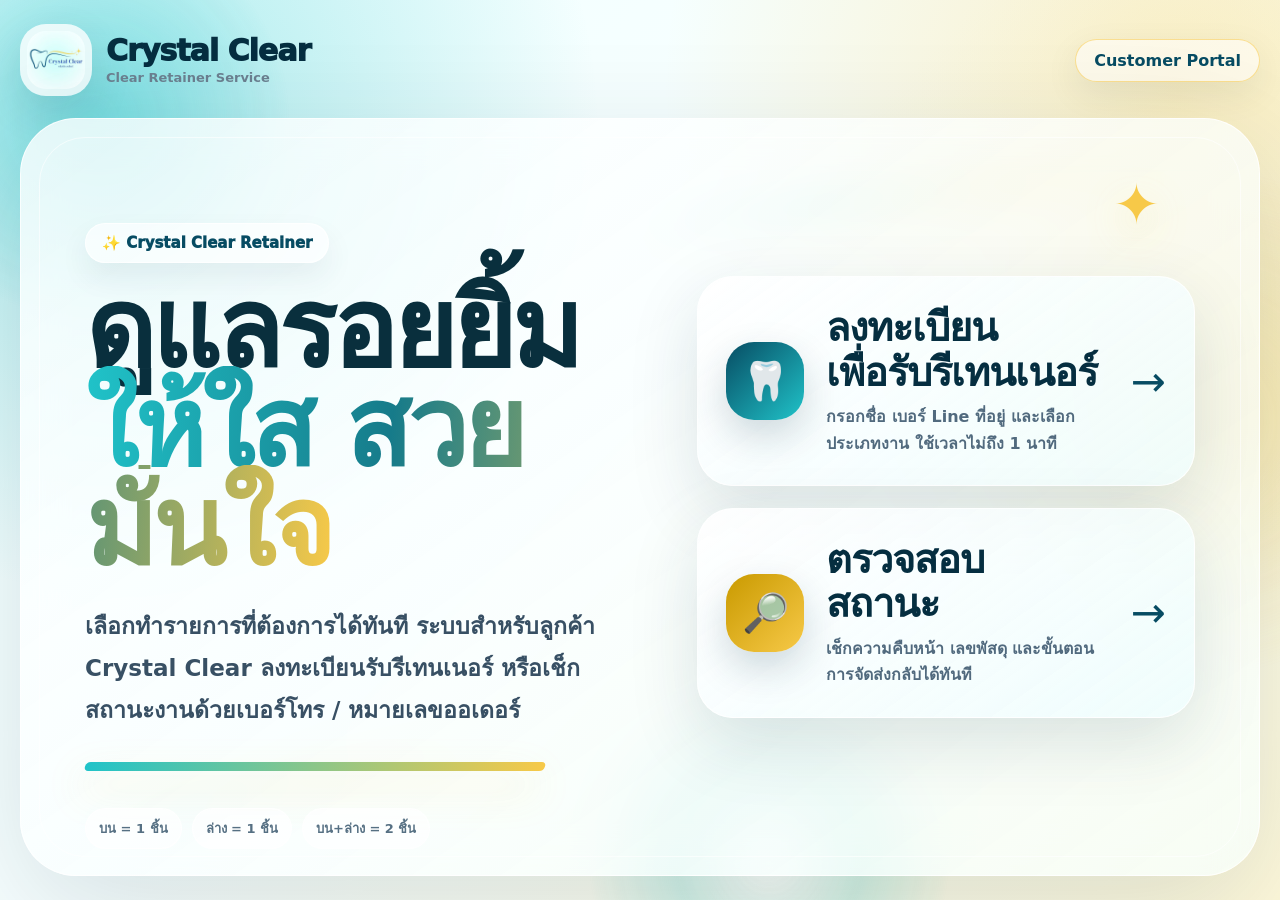
<file: index.html>
<!DOCTYPE html>
<html lang="th">
<head>
  <meta charset="utf-8" />
  <meta name="viewport" content="width=device-width, initial-scale=1" />
  <title>Crystal Clear | Customer Portal</title>
  <link rel="stylesheet" href="styles.css" />
</head>
<body class="home-landing home-v5">
  <div class="v5-bg">
    <span class="orb orb-a"></span>
    <span class="orb orb-b"></span>
    <span class="orb orb-c"></span>
    <span class="shine-line line-a"></span>
    <span class="shine-line line-b"></span>
  </div>

  <main class="v5-shell">
    <header class="v5-topbar">
      <a class="v5-brand" id="brandLogo" title="Crystal Clear">
        <img alt="Crystal Clear" src="[data-uri]" />
        <div>
          <strong>Crystal Clear</strong>
          <span>Clear Retainer Service</span>
        </div>
      </a>
      <span class="v5-chip">Customer Portal</span>
    </header>

    <section class="v5-hero-card glass-card">
      <div class="v5-hero-copy">
        <p class="eyebrow">✨ Crystal Clear Retainer</p>
        <h1>ดูแลรอยยิ้ม<br><span>ให้ใส สวย มั่นใจ</span></h1>
        <p class="lead">เลือกทำรายการที่ต้องการได้ทันที ระบบสำหรับลูกค้า Crystal Clear ลงทะเบียนรับรีเทนเนอร์ หรือเช็กสถานะงานด้วยเบอร์โทร / หมายเลขออเดอร์</p>
      </div>

      <div class="v5-actions" aria-label="เมนูลูกค้า">
        <a class="v5-action-card register" href="register.html">
          <div class="v5-action-icon">🦷</div>
          <div>
            <h2>ลงทะเบียน<br>เพื่อรับรีเทนเนอร์</h2>
            <p>กรอกชื่อ เบอร์ Line ที่อยู่ และเลือกประเภทงาน ใช้เวลาไม่ถึง 1 นาที</p>
          </div>
          <span class="v5-arrow">→</span>
        </a>

        <button class="v5-action-card status" id="toStatus" type="button">
          <div class="v5-action-icon">🔎</div>
          <div>
            <h2>ตรวจสอบ<br>สถานะ</h2>
            <p>เช็กความคืบหน้า เลขพัสดุ และขั้นตอนการจัดส่งกลับได้ทันที</p>
          </div>
          <span class="v5-arrow">→</span>
        </button>
      </div>

      <div class="v5-mini-note">
        <span>บน = 1 ชิ้น</span>
        <span>ล่าง = 1 ชิ้น</span>
        <span>บน+ล่าง = 2 ชิ้น</span>
      </div>
    </section>
  </main>

  <div class="drawer-backdrop" id="statusBackdrop" aria-hidden="true"></div>
  <aside class="status-drawer status-hidden" id="status" aria-label="ตรวจสอบสถานะออเดอร์">
    <button class="drawer-close" id="closeStatus" type="button" aria-label="ปิดหน้าตรวจสอบสถานะ">×</button>
    <div class="drawer-brand">
      <img alt="Crystal Clear" src="[data-uri]" />
      <div>
        <strong>ตรวจสอบสถานะ</strong>
        <span>ใส่เบอร์โทร หมายเลขออเดอร์ หรือเลขพัสดุ</span>
      </div>
    </div>

    <form class="drawer-search" id="searchForm">
      <input autocomplete="off" id="searchInput" placeholder="เช่น 0864080008 หรือ CC-2026-003" />
      <button class="primary-btn gold-btn" type="submit">ตรวจสอบ</button>
    </form>

    <div class="drawer-hint">
      <b>ตัวอย่างข้อมูลเดโม</b>
      <span>ลองค้นหา: 0864080008 หรือ CC-2026-003</span>
    </div>

    <div class="result drawer-result" id="statusResult"></div>
  </aside>

  <a class="admin-secret" href="login.html" title=""></a>
  <div class="toast" id="toast"></div>
  <script src="config.js"></script>
  <script src="app.js"></script>
  <script>window.CC && CC.initHomePage()</script>
</body>
</html>
</file>
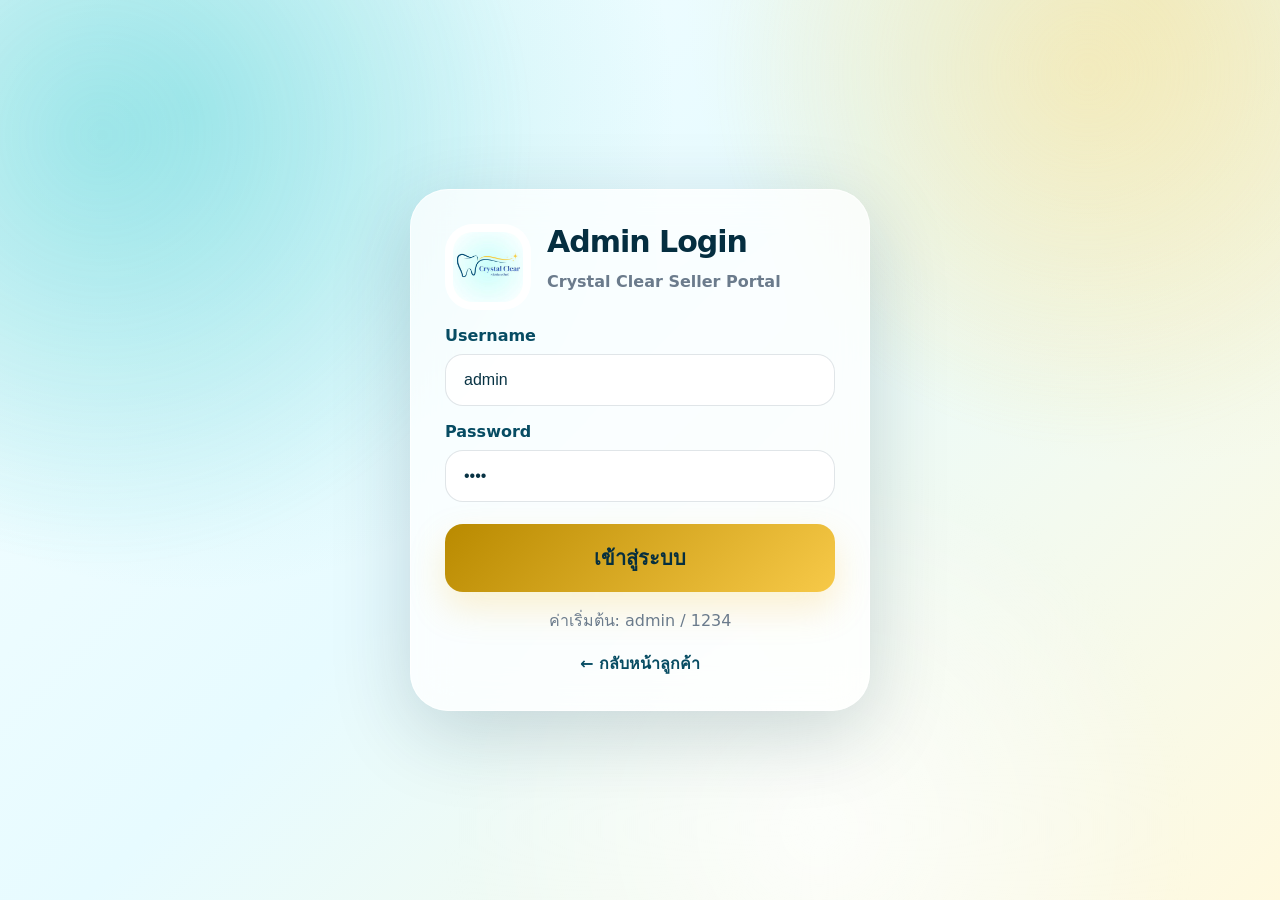
<file: admin.html>
<!doctype html><html lang="th"><head><meta charset="utf-8"><meta name="viewport" content="width=device-width,initial-scale=1"><title>Seller Portal | Crystal Clear</title><link rel="stylesheet" href="styles.css"></head><body><div class="admin-layout"><aside class="sidebar"><a class="brand" href="index.html"><img src="[data-uri]" alt="Crystal Clear"><div><div class="brand-title">Crystal Clear</div><div class="brand-sub">Seller Portal</div></div></a><nav class="nav"><button class="active" data-tab="orders">รายการทั้งหมด</button><button data-tab="new">ออเดอร์ใหม่</button><button data-tab="waiting">รอลูกค้าพิมพ์</button><button data-tab="working">ระหว่างทำ</button><button data-tab="return">รอส่งคืน</button><button data-tab="problem">งานมีปัญหา</button></nav><button class="ghost-btn" id="logoutBtn" style="margin-top:22px;width:100%">ออกจากระบบ</button></aside><main class="main"><div class="admin-head"><div><h1>Seller Portal</h1><p class="muted">จัดการลูกค้า ออเดอร์ สถานะ เลขพัสดุ และลิงก์รูปรีเทนเนอร์</p></div><button class="primary-btn gold-btn" id="newOrderBtn">+ เพิ่มออเดอร์</button></div><section class="stat-grid" id="stats"></section><div class="toolbar"><input id="adminSearch" placeholder="ค้นหาชื่อ เบอร์ Line เลขออเดอร์ หรือเลขพัสดุ"><select id="statusFilter"><option value="all">ทุกสถานะ</option></select></div><section class="order-grid" id="orderGrid"></section></main></div><div class="modal" id="modal"><div class="modal-card"><div class="modal-head"><h2 id="modalTitle">รายละเอียดออเดอร์</h2><button class="x" id="closeModal">×</button></div><div id="modalBody"></div></div></div><div class="toast" id="toast"></div><script src="config.js"></script><script src="app.js"></script><script>window.CC && CC.initAdminPage()</script></body></html>
</file>
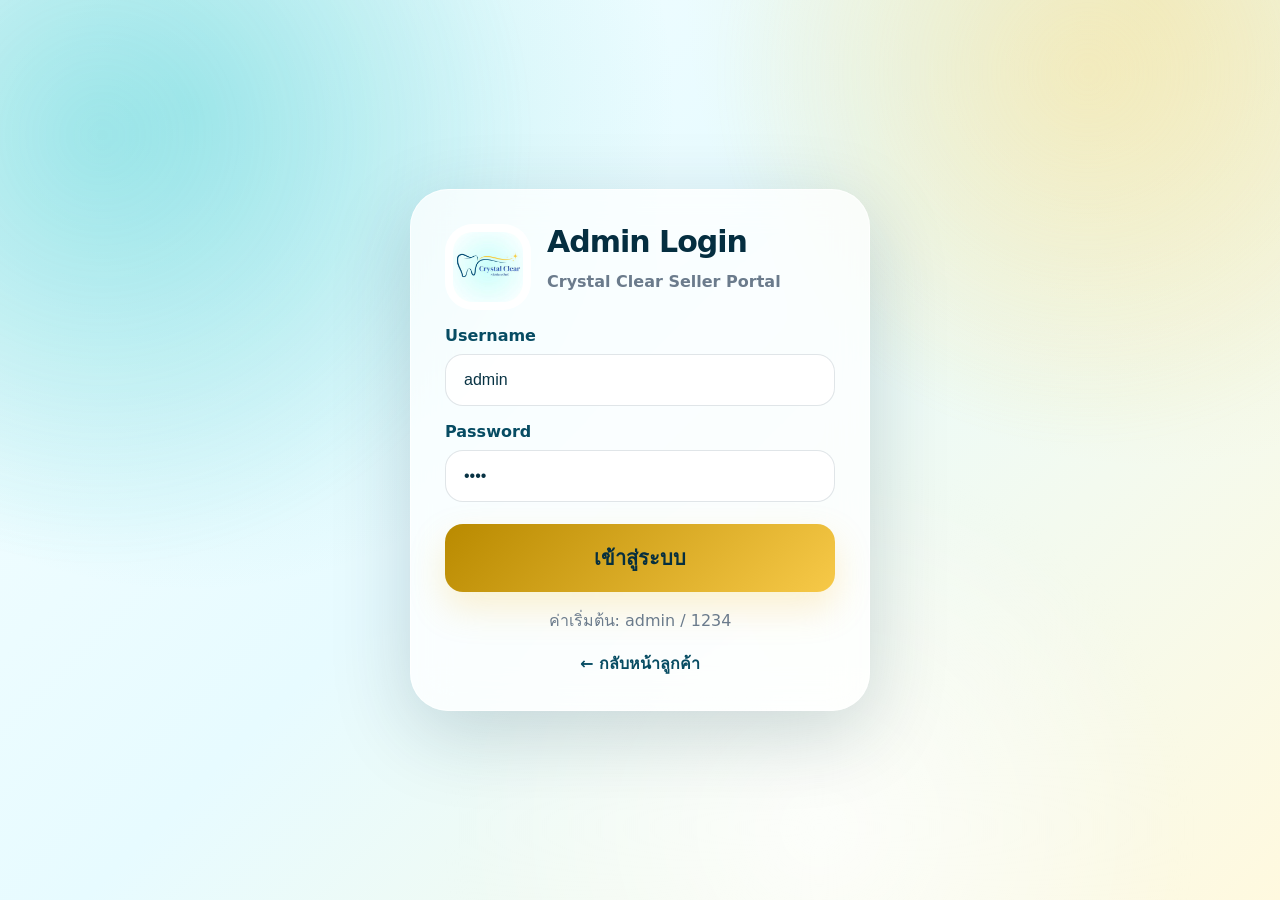
<file: login.html>
<!doctype html><html lang="th"><head><meta charset="utf-8"><meta name="viewport" content="width=device-width,initial-scale=1"><title>Admin Login | Crystal Clear</title><link rel="stylesheet" href="styles.css"></head><body class="login-bg"><div class="aurora"></div><section class="login-card"><div class="login-logo"><img src="[data-uri]" alt="Crystal Clear"><div><h1>Admin Login</h1><p class="muted"><b>Crystal Clear Seller Portal</b></p></div></div><form id="loginForm"><div class="field"><label>Username</label><input id="username" value="admin" autocomplete="username"></div><div class="field"><label>Password</label><input id="password" type="password" value="1234" autocomplete="current-password"></div><button class="primary-btn gold-btn" style="width:100%;font-size:20px;margin-top:22px;padding:18px" type="submit">เข้าสู่ระบบ</button></form><p class="muted" style="text-align:center">ค่าเริ่มต้น: admin / 1234</p><a class="back-link" href="index.html">← กลับหน้าลูกค้า</a></section><div class="toast" id="toast"></div><script src="config.js"></script><script src="app.js"></script><script>
(function(){
  const form=document.getElementById('loginForm');
  form.addEventListener('submit',function(e){
    e.preventDefault();
    const cfg=window.CONFIG||{ADMIN_USERNAME:'admin',ADMIN_PASSWORD:'1234'};
    const u=document.getElementById('username').value.trim();
    const p=document.getElementById('password').value.trim();
    if(u===String(cfg.ADMIN_USERNAME).trim() && p===String(cfg.ADMIN_PASSWORD).trim()){
      sessionStorage.setItem('cc_admin','1');
      localStorage.setItem('cc_admin','1');
      window.location.href='admin.html';
    }else{
      const t=document.getElementById('toast');
      t.textContent='Username หรือ Password ไม่ถูกต้อง';
      t.classList.add('show'); setTimeout(()=>t.classList.remove('show'),2800);
    }
  });
})();
</script></body></html>
</file>
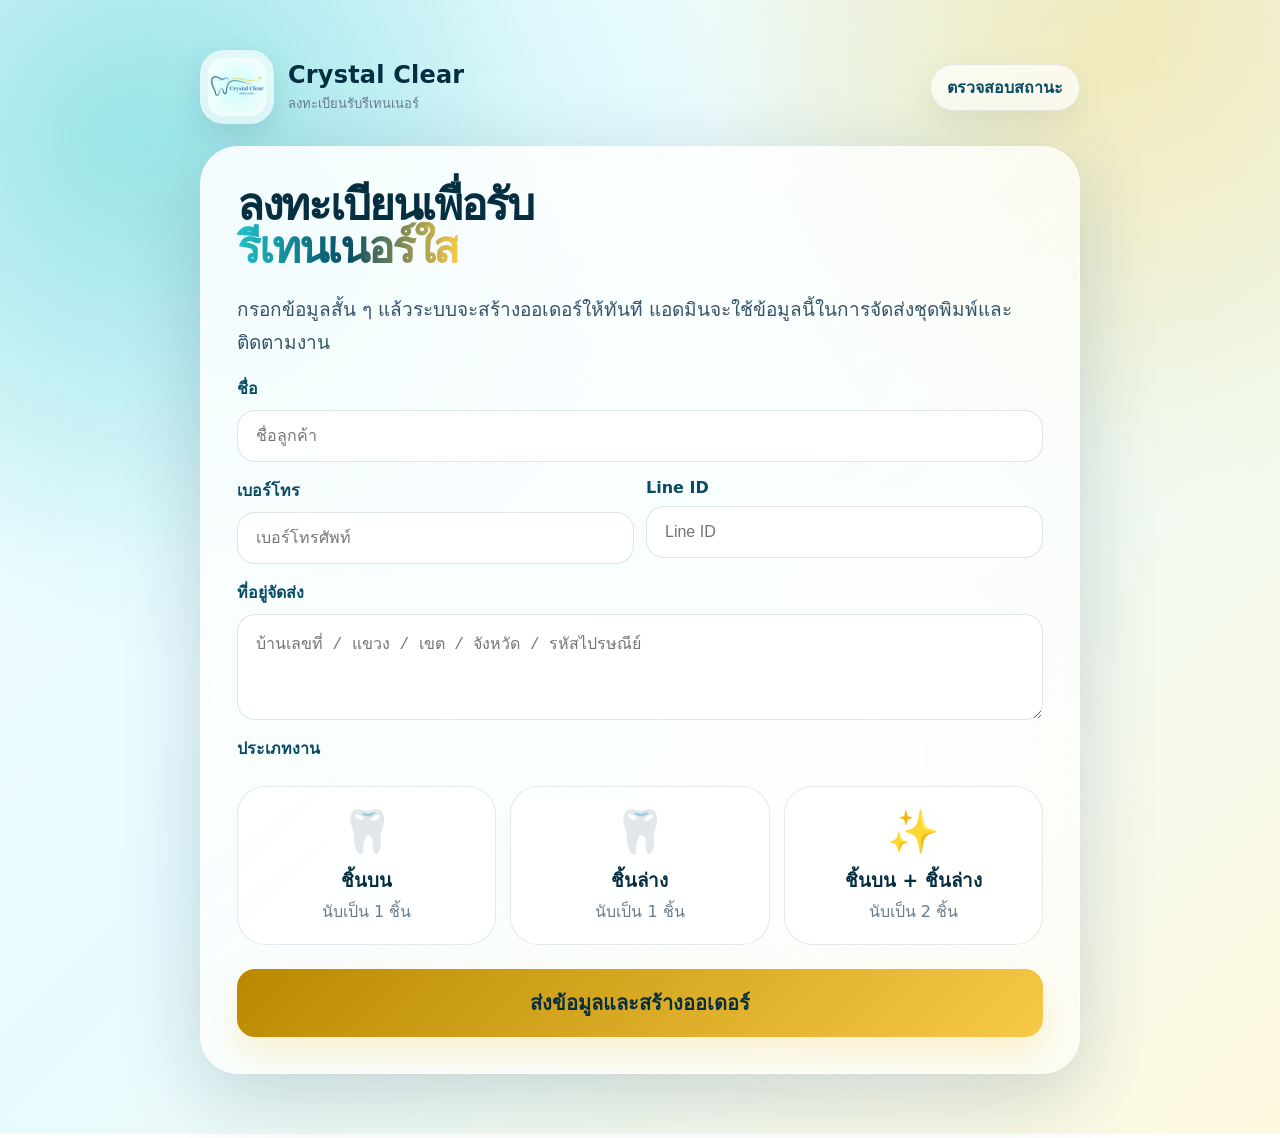
<file: register.html>
<!doctype html><html lang="th"><head><meta charset="utf-8"><meta name="viewport" content="width=device-width,initial-scale=1"><title>ลงทะเบียนรับรีเทนเนอร์ | Crystal Clear</title><link rel="stylesheet" href="styles.css"></head><body><div class="aurora"></div><main class="form-page"><div class="form-shell"><header class="topbar"><a class="brand" href="index.html"><img src="[data-uri]" alt="Crystal Clear"><div><div class="brand-title">Crystal Clear</div><div class="brand-sub">ลงทะเบียนรับรีเทนเนอร์</div></div></a><a class="pill" href="index.html#status">ตรวจสอบสถานะ</a></header><section class="glass-card form-card"><h1>ลงทะเบียนเพื่อรับ<br><span class="headline-accent">รีเทนเนอร์ใส</span></h1><p class="lead">กรอกข้อมูลสั้น ๆ แล้วระบบจะสร้างออเดอร์ให้ทันที แอดมินจะใช้ข้อมูลนี้ในการจัดส่งชุดพิมพ์และติดตามงาน</p><form id="registerForm"><div class="field"><label>ชื่อ</label><input id="name" required placeholder="ชื่อลูกค้า"></div><div class="detail-grid"><div class="field"><label>เบอร์โทร</label><input id="phone" required placeholder="เบอร์โทรศัพท์" inputmode="tel"></div><div class="field"><label>Line ID</label><input id="line" required placeholder="Line ID"></div></div><div class="field"><label>ที่อยู่จัดส่ง</label><textarea id="address" required rows="4" placeholder="บ้านเลขที่ / แขวง / เขต / จังหวัด / รหัสไปรษณีย์"></textarea></div><div class="field"><label>ประเภทงาน</label><input type="hidden" id="productType" required><div class="product-grid"><div class="product-card" data-product="upper"><div class="emoji">🦷</div><h3>ชิ้นบน</h3><p>นับเป็น 1 ชิ้น</p></div><div class="product-card" data-product="lower"><div class="emoji">🦷</div><h3>ชิ้นล่าง</h3><p>นับเป็น 1 ชิ้น</p></div><div class="product-card" data-product="both"><div class="emoji">✨</div><h3>ชิ้นบน + ชิ้นล่าง</h3><p>นับเป็น 2 ชิ้น</p></div></div></div><button class="primary-btn gold-btn" style="width:100%;font-size:20px;margin-top:24px;padding:18px" type="submit">ส่งข้อมูลและสร้างออเดอร์</button></form></section></div></main><div class="toast" id="toast"></div><script src="config.js"></script><script src="app.js"></script><script>window.CC && CC.initRegisterPage()</script></body></html>
</file>
<file: styles.css>
:root{
  --navy:#052e40; --deep:#074c63; --teal:#20c3c9; --sky:#dffcff; --mint:#e9fff9; --gold:#f7c948; --gold2:#ffe08a; --white:#ffffff; --ink:#083344; --muted:#6b7b8c; --danger:#e5484d; --ok:#13a66b; --shadow:0 22px 80px rgba(5,46,64,.18); --glass:rgba(255,255,255,.75); --line:rgba(255,255,255,.55);
}
*{box-sizing:border-box}html{scroll-behavior:smooth}body{margin:0;font-family:Inter,ui-sans-serif,system-ui,-apple-system,"Segoe UI",Tahoma,sans-serif;color:var(--ink);background:radial-gradient(circle at 15% 12%,rgba(32,195,201,.25),transparent 36%),radial-gradient(circle at 90% 0%,rgba(247,201,72,.25),transparent 32%),linear-gradient(135deg,#f6feff 0%,#e7fbff 45%,#fff9df 100%);min-height:100vh;overflow-x:hidden}.aurora{position:fixed;inset:-20%;pointer-events:none;z-index:-1;background:radial-gradient(circle at 20% 25%,rgba(32,195,201,.25),transparent 25%),radial-gradient(circle at 75% 20%,rgba(255,224,138,.32),transparent 22%),radial-gradient(circle at 60% 80%,rgba(255,255,255,.75),transparent 25%);filter:blur(8px);animation:floatBg 11s ease-in-out infinite alternate}@keyframes floatBg{from{transform:translate3d(-1%,0,0) rotate(-1deg)}to{transform:translate3d(1%,2%,0) rotate(1deg)}}a{text-decoration:none;color:inherit}.container{width:min(1160px,calc(100% - 32px));margin:auto}.topbar{display:flex;align-items:center;justify-content:space-between;padding:22px 0}.brand{display:flex;align-items:center;gap:14px}.brand img,.logo-img{width:74px;height:74px;object-fit:contain;border-radius:24px;background:rgba(255,255,255,.65);box-shadow:0 10px 30px rgba(5,46,64,.12);padding:8px}.brand-text{line-height:1}.brand-title{font-size:24px;font-weight:900;letter-spacing:.2px;color:var(--navy)}.brand-sub{font-size:13px;color:var(--muted);margin-top:4px}.pill{display:inline-flex;align-items:center;gap:8px;border:1px solid rgba(5,46,64,.08);background:rgba(255,255,255,.68);backdrop-filter:blur(16px);border-radius:999px;padding:10px 16px;color:var(--deep);font-weight:700;box-shadow:0 10px 30px rgba(5,46,64,.08)}.hero{padding:34px 0 74px}.hero-grid{display:grid;grid-template-columns:1.05fr .95fr;gap:34px;align-items:center}.hero-card,.glass-card{background:linear-gradient(145deg,rgba(255,255,255,.88),rgba(255,255,255,.55));border:1px solid var(--line);box-shadow:var(--shadow);backdrop-filter:blur(18px);border-radius:38px;position:relative;overflow:hidden}.hero-card{padding:46px}.sparkle{position:absolute;color:var(--gold);filter:drop-shadow(0 6px 12px rgba(247,201,72,.35));animation:twinkle 2.8s ease-in-out infinite}.sparkle.s1{right:34px;top:30px;font-size:34px}.sparkle.s2{left:38px;bottom:26px;font-size:24px;animation-delay:.8s}@keyframes twinkle{0%,100%{opacity:.55;transform:scale(.95) rotate(0deg)}50%{opacity:1;transform:scale(1.12) rotate(8deg)}}h1{margin:0;color:var(--navy);font-size:clamp(38px,6vw,74px);line-height:.98;letter-spacing:-2px}.headline-accent{background:linear-gradient(90deg,var(--teal),var(--deep),var(--gold));-webkit-background-clip:text;background-clip:text;color:transparent}.lead{font-size:19px;line-height:1.75;color:#355469;margin:24px 0 0}.hero-actions{display:grid;grid-template-columns:1fr 1fr;gap:18px;margin-top:32px}.choice-card{position:relative;display:flex;flex-direction:column;justify-content:space-between;min-height:224px;padding:28px;border-radius:34px;border:1px solid rgba(255,255,255,.7);overflow:hidden;box-shadow:0 22px 70px rgba(5,46,64,.14);transition:.28s ease}.choice-card:before{content:"";position:absolute;inset:0;background:radial-gradient(circle at 86% 18%,rgba(255,255,255,.85),transparent 28%),linear-gradient(135deg,rgba(255,255,255,.92),rgba(255,255,255,.5));z-index:0}.choice-card>*{position:relative;z-index:1}.choice-card:hover{transform:translateY(-7px) scale(1.01);box-shadow:0 30px 90px rgba(5,46,64,.22)}.choice-card.register{background:linear-gradient(135deg,#f2ffff,#dffbff)}.choice-card.status{background:linear-gradient(135deg,#fff8dc,#ecffff)}.choice-icon{width:66px;height:66px;display:grid;place-items:center;border-radius:24px;background:linear-gradient(135deg,var(--deep),var(--teal));color:white;font-size:30px;box-shadow:0 16px 35px rgba(32,195,201,.28)}.choice-card.status .choice-icon{background:linear-gradient(135deg,#b98a00,var(--gold))}.choice-card h2{font-size:30px;margin:22px 0 8px;color:var(--navy)}.choice-card p{margin:0;color:#466276;line-height:1.65}.arrow{font-size:34px;margin-top:20px;color:var(--deep)}.visual-card{min-height:520px;padding:30px;display:flex;flex-direction:column;gap:22px}.phone-mock{margin:auto;width:min(340px,100%);border-radius:38px;padding:18px;background:linear-gradient(145deg,rgba(5,46,64,.92),rgba(7,76,99,.82));box-shadow:0 28px 80px rgba(5,46,64,.25);color:white;position:relative}.phone-screen{border-radius:28px;background:linear-gradient(180deg,#f7feff,#e8fbff);padding:18px;color:var(--ink);min-height:390px}.mini-logo{display:flex;align-items:center;gap:10px;font-weight:900;color:var(--navy)}.mini-logo img{width:44px;height:44px;object-fit:contain;border-radius:14px}.status-preview{margin-top:18px;background:white;border-radius:24px;padding:18px;box-shadow:0 12px 32px rgba(5,46,64,.12)}.status-line{height:8px;border-radius:999px;background:#e4f2f5;margin:14px 0;overflow:hidden}.status-line span{display:block;height:100%;width:66%;background:linear-gradient(90deg,var(--teal),var(--gold));border-radius:inherit}.floating-badge{position:absolute;right:-18px;top:80px;background:rgba(255,255,255,.86);backdrop-filter:blur(14px);border-radius:22px;padding:14px 16px;color:var(--deep);font-weight:900;box-shadow:0 18px 48px rgba(5,46,64,.18)}.section{padding:54px 0}.section-title{text-align:center;margin-bottom:24px}.section-title h2{font-size:42px;color:var(--navy);margin:0}.section-title p{color:var(--muted);font-size:17px}.status-panel{padding:32px;border-radius:36px}.search-row{display:flex;gap:12px}.input,.field input,.field textarea,.field select,.search-row input,.toolbar input,.toolbar select{width:100%;border:1px solid rgba(5,46,64,.12);border-radius:18px;background:rgba(255,255,255,.88);padding:16px 18px;font-size:16px;outline:none;color:var(--ink);box-shadow:inset 0 1px 0 rgba(255,255,255,.7)}.input:focus,.field input:focus,.field textarea:focus,.field select:focus,.search-row input:focus{border-color:var(--teal);box-shadow:0 0 0 5px rgba(32,195,201,.14)}button{font-family:inherit}.primary-btn,.ghost-btn,.small-btn{border:none;cursor:pointer;border-radius:18px;font-weight:900;transition:.22s ease}.primary-btn{background:linear-gradient(135deg,var(--deep),var(--teal));color:white;padding:16px 24px;box-shadow:0 16px 35px rgba(32,195,201,.24)}.primary-btn:hover,.small-btn:hover{transform:translateY(-2px);filter:brightness(1.04)}.gold-btn{background:linear-gradient(135deg,#b98a00,var(--gold));color:#062f3f;box-shadow:0 16px 35px rgba(247,201,72,.25)}.ghost-btn{background:rgba(255,255,255,.6);border:1px solid rgba(5,46,64,.12);padding:13px 18px;color:var(--deep)}.small-btn{padding:11px 14px;background:linear-gradient(135deg,var(--deep),var(--teal));color:white}.result{margin-top:22px}.customer-head{display:flex;gap:16px;align-items:center;background:linear-gradient(135deg,rgba(255,255,255,.94),rgba(237,253,255,.8));border:1px solid rgba(5,46,64,.08);border-radius:26px;padding:20px}.customer-head h2{margin:0;color:var(--navy)}.customer-head p{margin:6px 0 0;color:var(--muted)}.big-icon,.icon{width:58px;height:58px;border-radius:22px;background:linear-gradient(135deg,var(--deep),var(--teal));display:grid;place-items:center;color:white;font-size:27px}.timeline{display:grid;grid-template-columns:repeat(5,1fr);gap:12px;margin:18px 0}.step{background:rgba(255,255,255,.62);border:1px solid rgba(5,46,64,.08);border-radius:22px;padding:15px;text-align:center;color:#66788a;font-weight:800}.step .dot{width:44px;height:44px;border-radius:17px;display:grid;place-items:center;margin:0 auto 8px;background:#e7f3f5}.step.done,.step.active{color:var(--deep);border-color:rgba(32,195,201,.25)}.step.done .dot{background:linear-gradient(135deg,var(--deep),var(--teal));color:white}.step.active .dot{background:linear-gradient(135deg,#b98a00,var(--gold));color:#062f3f}.update-box{background:rgba(255,255,255,.72);border:1px solid rgba(5,46,64,.08);border-radius:26px;padding:22px;line-height:1.72}.update-box h3{margin:0 0 8px;color:var(--navy)}.admin-secret{position:fixed;right:16px;bottom:16px;width:42px;height:42px;display:grid;place-items:center;border-radius:50%;background:rgba(5,46,64,.08);color:rgba(5,46,64,.25);z-index:20;transition:.2s}.admin-secret:hover{background:rgba(5,46,64,.16);color:rgba(5,46,64,.6);transform:rotate(30deg)}.footer{text-align:center;color:#6d8292;padding:32px 0}.form-page{padding:28px 0 60px}.form-shell{width:min(880px,calc(100% - 32px));margin:auto}.form-card{padding:36px;border-radius:38px}.form-card h1{font-size:44px}.field{display:flex;flex-direction:column;gap:9px;margin-top:16px}.field label{font-weight:900;color:var(--deep)}.product-grid{display:grid;grid-template-columns:repeat(3,1fr);gap:14px;margin-top:16px}.product-card{border:1px solid rgba(5,46,64,.1);background:rgba(255,255,255,.72);border-radius:28px;padding:20px;cursor:pointer;text-align:center;transition:.22s}.product-card .emoji{font-size:42px}.product-card h3{margin:10px 0 4px;color:var(--navy)}.product-card p{margin:0;color:var(--muted)}.product-card.selected{border-color:var(--gold);background:linear-gradient(135deg,#fff7d1,#ecffff);box-shadow:0 16px 35px rgba(247,201,72,.18);transform:translateY(-4px)}.login-bg{min-height:100vh;display:grid;place-items:center;padding:24px}.login-card{width:min(460px,calc(100% - 24px));background:rgba(255,255,255,.76);border:1px solid rgba(255,255,255,.7);backdrop-filter:blur(18px);border-radius:38px;padding:34px;box-shadow:var(--shadow)}.login-logo{display:flex;gap:16px;align-items:center;margin-bottom:14px}.login-logo img{width:86px;height:86px;object-fit:contain;border-radius:28px;background:white;padding:8px}.login-logo h1{font-size:30px;letter-spacing:-1px}.muted{color:var(--muted)}.back-link{display:block;text-align:center;color:var(--deep);font-weight:900;margin-top:18px}.admin-layout{display:grid;grid-template-columns:280px 1fr;min-height:100vh}.sidebar{background:linear-gradient(180deg,var(--navy),var(--deep));color:white;padding:24px;position:sticky;top:0;height:100vh;overflow:auto}.sidebar .brand-title,.sidebar .brand-sub{color:white}.sidebar .brand img{background:white}.nav{display:flex;flex-direction:column;gap:10px;margin-top:28px}.nav button{border:none;border-radius:16px;background:rgba(255,255,255,.1);color:white;padding:13px;text-align:left;cursor:pointer;font-weight:800}.nav button.active,.nav button:hover{background:rgba(255,255,255,.24)}.main{padding:30px}.admin-head{display:flex;justify-content:space-between;gap:16px;align-items:center;margin-bottom:24px}.admin-head h1{font-size:42px}.stat-grid{display:grid;grid-template-columns:repeat(6,1fr);gap:14px}.stat{background:rgba(255,255,255,.72);border:1px solid rgba(255,255,255,.7);border-radius:24px;padding:18px;box-shadow:0 10px 30px rgba(5,46,64,.09)}.stat small{display:block;color:var(--muted);font-weight:900}.stat b{font-size:34px;color:var(--navy)}.toolbar{display:flex;gap:12px;margin:22px 0}.order-grid{display:grid;grid-template-columns:repeat(3,1fr);gap:16px}.order-card{background:rgba(255,255,255,.78);border:1px solid rgba(255,255,255,.7);border-radius:28px;padding:20px;box-shadow:0 14px 40px rgba(5,46,64,.1)}.order-card h3{margin:14px 0 10px;color:var(--navy)}.meta{color:#5d7182;line-height:1.65;margin-bottom:14px}.badge{display:inline-flex;border-radius:999px;padding:8px 11px;font-size:12px;font-weight:900}.b-new{background:#fff4c7;color:#8a6200}.b-waiting{background:#e0f7ff;color:#066176}.b-working{background:#e9e9ff;color:#4034a6}.b-return{background:#fff0db;color:#a45a00}.b-done{background:#ddf8ea;color:#087a4d}.b-problem{background:#ffe5e5;color:#c12c36}.modal{display:none;position:fixed;inset:0;background:rgba(5,46,64,.45);backdrop-filter:blur(8px);z-index:80;align-items:center;justify-content:center;padding:18px}.modal.show{display:flex}.modal-card{width:min(930px,100%);max-height:90vh;overflow:auto;background:#f8feff;border-radius:34px;padding:26px;box-shadow:0 28px 110px rgba(0,0,0,.25)}.modal-head{display:flex;align-items:center;justify-content:space-between}.x{border:none;background:#e5f2f5;border-radius:50%;width:40px;height:40px;font-size:24px;cursor:pointer}.detail-grid{display:grid;grid-template-columns:repeat(2,1fr);gap:12px}.photo-row,.log-row{background:white;border:1px solid rgba(5,46,64,.08);border-radius:18px;padding:12px;margin-top:10px}.toast{position:fixed;left:50%;bottom:22px;transform:translateX(-50%) translateY(18px);background:rgba(5,46,64,.95);color:white;padding:13px 18px;border-radius:999px;opacity:0;pointer-events:none;transition:.25s;z-index:100}.toast.show{opacity:1;transform:translateX(-50%) translateY(0)}
@media(max-width:980px){.hero-grid,.hero-actions,.admin-layout{grid-template-columns:1fr}.visual-card{min-height:auto}.sidebar{position:relative;height:auto}.stat-grid{grid-template-columns:repeat(2,1fr)}.order-grid{grid-template-columns:1fr 1fr}.product-grid{grid-template-columns:1fr}.timeline{grid-template-columns:1fr}.search-row,.toolbar,.admin-head{flex-direction:column;align-items:stretch}}@media(max-width:640px){.order-grid{grid-template-columns:1fr}.hero-card{padding:26px}.choice-card{min-height:190px}.brand-title{font-size:20px}.stat-grid{grid-template-columns:1fr 1fr}.detail-grid{grid-template-columns:1fr}}


/* v4: Fullscreen customer choice page */
body.home-landing{min-height:100vh;overflow-x:hidden;}
.home-landing .container{width:min(1480px,calc(100% - 44px));}
.home-landing .topbar{padding:20px 0 10px;}
.home-landing .hero{padding:18px 0 26px;}
.home-landing .hero-grid{grid-template-columns:1fr;align-items:stretch;}
.home-landing .hero-card{min-height:calc(100vh - 130px);display:flex;flex-direction:column;justify-content:center;position:relative;overflow:hidden;padding:clamp(36px,6vw,86px);border-radius:clamp(32px,4vw,58px);}
.home-landing .hero-card:before{content:"";position:absolute;inset:auto -12% -22% 34%;height:58%;background:radial-gradient(circle at center,rgba(247,201,72,.28),rgba(32,195,201,.14) 42%,transparent 70%);filter:blur(8px);pointer-events:none;}
.home-landing .hero-card:after{content:"";position:absolute;right:-120px;top:-120px;width:420px;height:420px;border-radius:50%;background:radial-gradient(circle,rgba(255,255,255,.9),rgba(203,251,255,.55),transparent 68%);pointer-events:none;}
.home-landing .hero-card h1{font-size:clamp(56px,8.8vw,128px);line-height:.92;letter-spacing:-4px;max-width:1120px;margin:0;position:relative;z-index:1;}
.home-landing .headline-accent{background:linear-gradient(100deg,var(--teal),var(--deep) 48%,var(--gold));-webkit-background-clip:text;background-clip:text;color:transparent;}
.home-landing .lead{max-width:900px;font-size:clamp(18px,2vw,28px);line-height:1.75;margin-top:28px;position:relative;z-index:1;}
.home-landing .hero-actions{grid-template-columns:repeat(2,minmax(280px,1fr));gap:26px;margin-top:40px;max-width:980px;position:relative;z-index:2;}
.home-landing .choice-card{min-height:340px;border-radius:36px;padding:34px;background:linear-gradient(145deg,rgba(255,255,255,.92),rgba(236,253,255,.74));border:1px solid rgba(255,255,255,.9);box-shadow:0 28px 80px rgba(5,46,64,.14);}
.home-landing .choice-card:hover{transform:translateY(-10px) scale(1.015);box-shadow:0 36px 110px rgba(5,46,64,.20);}
.home-landing .choice-icon{width:82px;height:82px;border-radius:28px;font-size:40px;box-shadow:0 16px 36px rgba(5,46,64,.16);}
.home-landing .choice-card h2{font-size:clamp(30px,3vw,44px);line-height:1.18;margin-top:26px;}
.home-landing .choice-card p{font-size:18px;line-height:1.75;max-width:360px;}
.home-landing .arrow{font-size:48px;line-height:1;}
.smile-ribbon{position:relative;z-index:1;width:min(720px,72vw);height:42px;margin:16px 0 4px;color:var(--gold);font-size:26px;}
.smile-ribbon:before{content:"";position:absolute;left:0;top:20px;width:100%;height:8px;border-radius:999px;background:linear-gradient(90deg,var(--teal),rgba(247,201,72,.92));transform:skewX(-18deg);box-shadow:0 12px 28px rgba(247,201,72,.22);}
.smile-ribbon:after{content:"✦ ✧";position:absolute;right:-18px;top:-8px;color:var(--gold);letter-spacing:18px;text-shadow:0 8px 22px rgba(247,201,72,.45);}
#status.status-hidden{display:none;}
#status.status-visible{display:block;animation:statusReveal .42s ease both;}
@keyframes statusReveal{from{opacity:0;transform:translateY(28px)}to{opacity:1;transform:translateY(0)}}
.home-landing .section{padding-top:24px;}
.home-landing .status-panel{max-width:980px;margin:auto;}
.home-landing .status-panel .result:empty{display:none;}
.admin-secret{opacity:.025;width:28px;height:28px;right:10px;bottom:10px;background:transparent;color:var(--deep);font-size:18px;}
.admin-secret:hover{opacity:.7;background:rgba(255,255,255,.7);color:var(--deep);transform:none;}
@media(max-width:900px){.home-landing .hero-actions{grid-template-columns:1fr;}.home-landing .hero-card{min-height:auto;padding:34px 24px;}.home-landing .hero-card h1{letter-spacing:-2px}.home-landing .choice-card{min-height:260px}.home-landing .lead{font-size:17px}.smile-ribbon{width:90%;}}

/* v5: Customer home redesign with hidden left drawer */
body.home-v5{
  min-height:100vh;
  overflow-x:hidden;
  background:
    radial-gradient(circle at 10% 14%, rgba(32,195,201,.34), transparent 34%),
    radial-gradient(circle at 92% 10%, rgba(247,201,72,.30), transparent 36%),
    linear-gradient(135deg,#efffff 0%,#f8ffff 45%,#fff9da 100%);
  color:var(--navy);
}
.home-v5 .aurora,.home-v5 .container,.home-v5 .topbar,.home-v5 .hero,.home-v5 .footer{display:none!important;}
.v5-bg{position:fixed;inset:0;pointer-events:none;overflow:hidden;z-index:0;}
.orb{position:absolute;border-radius:999px;filter:blur(2px);opacity:.9;animation:floaty 7s ease-in-out infinite;}
.orb-a{width:420px;height:420px;left:-120px;top:-90px;background:radial-gradient(circle,rgba(32,195,201,.42),transparent 68%);}
.orb-b{width:520px;height:520px;right:-180px;top:18%;background:radial-gradient(circle,rgba(247,201,72,.34),transparent 70%);animation-delay:1.4s;}
.orb-c{width:360px;height:360px;left:46%;bottom:-140px;background:radial-gradient(circle,rgba(255,255,255,.78),rgba(32,195,201,.20),transparent 72%);animation-delay:2.5s;}
.shine-line{position:absolute;height:10px;border-radius:999px;background:linear-gradient(90deg,transparent,var(--teal),var(--gold),transparent);box-shadow:0 14px 34px rgba(247,201,72,.25);opacity:.58;transform:rotate(-7deg);}
.line-a{width:560px;right:7%;top:21%;}
.line-b{width:420px;left:4%;bottom:12%;transform:rotate(-13deg);opacity:.32;}
@keyframes floaty{0%,100%{transform:translate3d(0,0,0) scale(1)}50%{transform:translate3d(0,-18px,0) scale(1.03)}}
.v5-shell{position:relative;z-index:2;width:min(1380px,calc(100% - 40px));min-height:100vh;margin:auto;padding:24px 0;display:flex;flex-direction:column;gap:22px;}
.v5-topbar{display:flex;align-items:center;justify-content:space-between;gap:16px;}
.v5-brand{display:flex;align-items:center;gap:14px;text-decoration:none;color:var(--navy);cursor:pointer;user-select:none;}
.v5-brand img{width:72px;height:72px;object-fit:contain;border-radius:26px;background:rgba(255,255,255,.78);padding:7px;box-shadow:0 16px 42px rgba(5,46,64,.12);}
.v5-brand strong{display:block;font-size:30px;line-height:1;font-weight:1000;letter-spacing:-1px;}
.v5-brand span{display:block;font-size:13px;color:#6b8090;font-weight:800;margin-top:4px;}
.v5-chip{display:inline-flex;align-items:center;border:1px solid rgba(247,201,72,.55);background:rgba(255,255,255,.58);color:var(--deep);font-weight:900;border-radius:999px;padding:11px 18px;box-shadow:0 12px 35px rgba(5,46,64,.08);}
.v5-hero-card{position:relative;isolation:isolate;overflow:hidden;flex:1;border-radius:56px;padding:clamp(28px,5vw,70px);display:grid;grid-template-columns:1.06fr .94fr;gap:clamp(26px,4vw,58px);align-items:center;background:linear-gradient(145deg,rgba(255,255,255,.78),rgba(244,254,255,.68));border:1px solid rgba(255,255,255,.82);box-shadow:0 36px 120px rgba(5,46,64,.14);backdrop-filter:blur(22px);}
.v5-hero-card:before{content:"";position:absolute;inset:18px;border-radius:46px;border:1px solid rgba(255,255,255,.58);pointer-events:none;z-index:-1;}
.v5-hero-card:after{content:"✦";position:absolute;right:8%;top:7%;font-size:56px;color:var(--gold);filter:drop-shadow(0 14px 20px rgba(247,201,72,.34));animation:twinkle 2.8s ease-in-out infinite;}
@keyframes twinkle{0%,100%{opacity:.65;transform:scale(.92) rotate(0deg)}50%{opacity:1;transform:scale(1.08) rotate(8deg)}}
.v5-hero-copy{position:relative;}
.v5-hero-copy:after{content:"";display:block;width:min(620px,82%);height:9px;border-radius:999px;margin-top:30px;background:linear-gradient(90deg,var(--teal),var(--gold));transform:skewX(-18deg);box-shadow:0 18px 40px rgba(247,201,72,.24);}
.eyebrow{display:inline-flex;margin:0 0 18px;padding:10px 16px;border-radius:999px;background:rgba(255,255,255,.64);border:1px solid rgba(255,255,255,.78);font-size:15px;font-weight:1000;color:var(--deep);box-shadow:0 14px 30px rgba(5,46,64,.07);}
.v5-hero-copy h1{font-size:clamp(58px,8.4vw,128px);line-height:.92;letter-spacing:-4px;margin:0;color:#092f3d;}
.v5-hero-copy h1 span{background:linear-gradient(95deg,var(--teal),#167b8a 45%,var(--gold));-webkit-background-clip:text;background-clip:text;color:transparent;}
.home-v5 .lead{font-size:clamp(17px,1.8vw,25px);line-height:1.82;max-width:820px;color:#385064;margin:28px 0 0;font-weight:750;}
.v5-actions{display:grid;grid-template-columns:1fr;gap:22px;align-self:center;}
.v5-action-card{position:relative;display:grid;grid-template-columns:auto 1fr auto;gap:22px;align-items:center;min-height:190px;border-radius:36px;padding:28px;border:1px solid rgba(255,255,255,.86);background:linear-gradient(145deg,rgba(255,255,255,.90),rgba(237,253,255,.74));text-align:left;color:var(--navy);text-decoration:none;box-shadow:0 24px 70px rgba(5,46,64,.13);transition:transform .22s ease, box-shadow .22s ease, border-color .22s ease;cursor:pointer;font:inherit;}
.v5-action-card:before{content:"";position:absolute;inset:0;border-radius:inherit;background:linear-gradient(110deg,rgba(32,195,201,.10),transparent 44%,rgba(247,201,72,.16));opacity:0;transition:.22s;}
.v5-action-card:hover{transform:translateY(-8px);box-shadow:0 34px 92px rgba(5,46,64,.20);border-color:rgba(247,201,72,.72);}
.v5-action-card:hover:before{opacity:1;}
.v5-action-icon{width:78px;height:78px;border-radius:28px;display:grid;place-items:center;font-size:38px;background:linear-gradient(135deg,var(--deep),var(--teal));color:white;box-shadow:0 16px 38px rgba(5,46,64,.18);}
.v5-action-card.status .v5-action-icon{background:linear-gradient(135deg,#c99a00,var(--gold));color:#082f3d;}
.v5-action-card h2{position:relative;z-index:1;margin:0;font-size:clamp(29px,3.1vw,46px);line-height:1.12;letter-spacing:-1px;}
.v5-action-card p{position:relative;z-index:1;margin:10px 0 0;color:#516a7e;font-weight:750;line-height:1.65;font-size:16px;max-width:430px;}
.v5-arrow{position:relative;z-index:1;font-size:42px;color:var(--deep);transition:.22s;}
.v5-action-card:hover .v5-arrow{transform:translateX(6px);color:#bc8d00;}
.v5-mini-note{position:absolute;left:clamp(24px,5vw,70px);right:clamp(24px,5vw,70px);bottom:26px;display:flex;gap:10px;flex-wrap:wrap;}
.v5-mini-note span{display:inline-flex;padding:9px 13px;border-radius:999px;background:rgba(255,255,255,.62);border:1px solid rgba(255,255,255,.76);color:#567083;font-weight:900;font-size:13px;}
.drawer-backdrop{position:fixed;inset:0;background:rgba(3,29,41,.28);backdrop-filter:blur(10px);opacity:0;pointer-events:none;transition:.25s ease;z-index:60;}
.drawer-backdrop.show{opacity:1;pointer-events:auto;}
.status-drawer{position:fixed;z-index:70;left:0;top:0;width:min(560px,94vw);height:100vh;overflow:auto;padding:30px;background:linear-gradient(160deg,rgba(255,255,255,.92),rgba(238,253,255,.90));border-right:1px solid rgba(255,255,255,.9);box-shadow:30px 0 100px rgba(5,46,64,.24);transform:translateX(-108%);transition:transform .32s cubic-bezier(.2,.8,.2,1);}
.status-drawer.status-visible{transform:translateX(0);display:block;}
.status-drawer.status-hidden{display:block;}
.drawer-close{position:absolute;right:18px;top:18px;width:44px;height:44px;border:none;border-radius:18px;background:rgba(5,46,64,.08);color:var(--deep);font-size:34px;line-height:1;cursor:pointer;transition:.18s;}
.drawer-close:hover{background:rgba(247,201,72,.28);transform:rotate(8deg);}
.drawer-brand{display:flex;gap:14px;align-items:center;padding-right:44px;margin-bottom:26px;}
.drawer-brand img{width:82px;height:82px;object-fit:contain;border-radius:28px;background:white;padding:8px;box-shadow:0 14px 36px rgba(5,46,64,.12);}
.drawer-brand strong{display:block;font-size:32px;letter-spacing:-1px;color:var(--navy);font-weight:1000;}
.drawer-brand span{display:block;color:#667b8b;font-weight:800;line-height:1.55;margin-top:4px;}
.drawer-search{display:grid;grid-template-columns:1fr auto;gap:10px;background:rgba(255,255,255,.70);border:1px solid rgba(255,255,255,.82);border-radius:28px;padding:12px;box-shadow:0 16px 48px rgba(5,46,64,.10);}
.drawer-search input{min-width:0;border:none;background:white;border-radius:20px;padding:16px 17px;font-size:17px;outline:none;border:1px solid rgba(5,46,64,.08);}
.drawer-search button{border-radius:20px;white-space:nowrap;}
.drawer-hint{display:flex;flex-direction:column;gap:4px;margin:18px 0 18px;padding:16px;border-radius:22px;background:rgba(255,247,215,.75);border:1px solid rgba(247,201,72,.34);color:#6b5a26;line-height:1.5;}
.drawer-result{padding:0 0 34px;}
.drawer-result .customer-head{grid-template-columns:56px 1fr;padding:18px;background:rgba(255,255,255,.78);border-radius:26px;border:1px solid rgba(255,255,255,.82);box-shadow:0 16px 45px rgba(5,46,64,.08);}
.drawer-result .customer-head h2{font-size:25px;}
.drawer-result .timeline{grid-template-columns:1fr;gap:10px;margin:16px 0;}
.drawer-result .step{display:grid;grid-template-columns:44px 1fr;align-items:center;text-align:left;gap:12px;padding:12px 14px;}
.drawer-result .step .dot{margin:0;}
.drawer-result .update-box{box-shadow:0 16px 45px rgba(5,46,64,.08);}
.admin-secret{width:18px;height:18px;right:8px;bottom:8px;opacity:0;background:transparent;border-radius:50%;position:fixed;z-index:80;}
.admin-secret:focus,.admin-secret:hover{opacity:.18;background:var(--deep);}
body.drawer-open{overflow:hidden;}
@media(max-width:1080px){.v5-hero-card{grid-template-columns:1fr;padding-bottom:96px}.v5-actions{grid-template-columns:repeat(2,minmax(0,1fr))}.v5-action-card{grid-template-columns:1fr;min-height:260px}.v5-arrow{align-self:end}.v5-mini-note{bottom:22px}}
@media(max-width:740px){.v5-shell{width:min(100% - 22px,700px);padding:14px 0}.v5-brand img{width:58px;height:58px;border-radius:22px}.v5-brand strong{font-size:23px}.v5-chip{display:none}.v5-hero-card{border-radius:36px;padding:28px 20px 92px}.v5-hero-card:before{inset:10px;border-radius:28px}.v5-hero-copy h1{letter-spacing:-2px}.v5-actions{grid-template-columns:1fr;gap:14px}.v5-action-card{grid-template-columns:auto 1fr auto;min-height:150px;border-radius:28px;padding:20px;gap:14px}.v5-action-icon{width:58px;height:58px;border-radius:20px;font-size:29px}.v5-action-card h2{font-size:27px}.v5-action-card p{display:none}.v5-arrow{font-size:34px}.v5-mini-note{left:20px;right:20px}.status-drawer{padding:22px 16px}.drawer-brand strong{font-size:26px}.drawer-brand img{width:66px;height:66px}.drawer-search{grid-template-columns:1fr}.drawer-search button{width:100%}}
</file>
